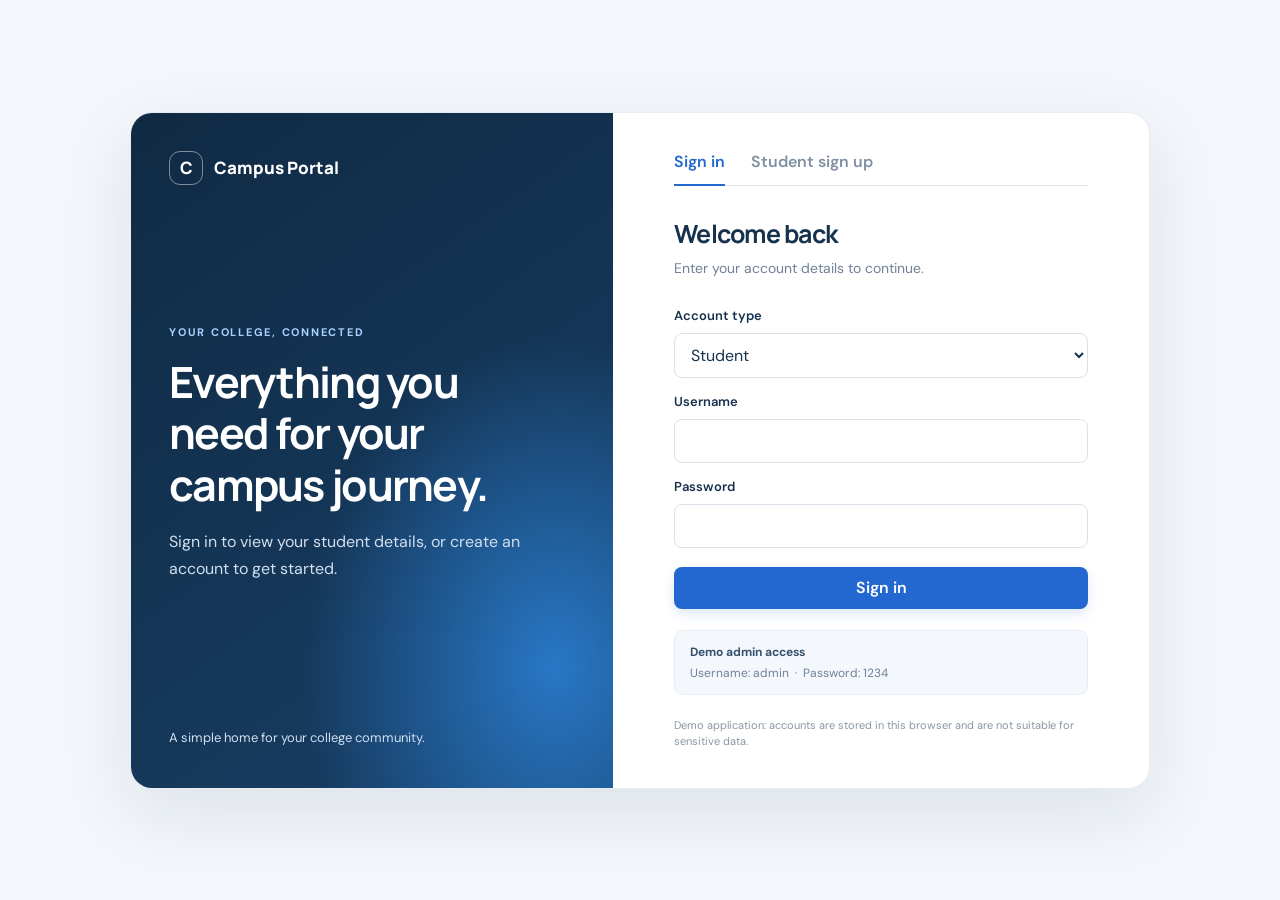
<file: index.html>
<!doctype html>
<html lang="en">
<head>
  <meta charset="utf-8">
  <meta name="viewport" content="width=device-width, initial-scale=1">
  <meta name="theme-color" content="#102a43">
  <title>Campus Portal | Sign in</title>
  <link rel="stylesheet" href="styles.css">
</head>
<body class="auth-page">
  <main class="auth-layout">
    <section class="welcome-panel">
      <a class="brand" href="index.html" aria-label="Campus Portal home"><span class="brand-mark">C</span> Campus Portal</a>
      <div class="welcome-copy">
        <p class="eyebrow">YOUR COLLEGE, CONNECTED</p>
        <h1>Everything you need for your campus journey.</h1>
        <p>Sign in to view your student details, or create an account to get started.</p>
      </div>
      <p class="welcome-foot">A simple home for your college community.</p>
    </section>

    <section class="auth-card" aria-label="Account access">
      <div class="auth-tabs" role="tablist" aria-label="Choose an account action">
        <button class="tab-button is-active" id="login-tab" type="button" role="tab" aria-selected="true" aria-controls="login-panel">Sign in</button>
        <button class="tab-button" id="signup-tab" type="button" role="tab" aria-selected="false" aria-controls="signup-panel">Student sign up</button>
      </div>

      <div id="login-panel" role="tabpanel" aria-labelledby="login-tab">
        <h2>Welcome back</h2>
        <p class="muted">Enter your account details to continue.</p>
        <form id="login-form">
          <label for="login-role">Account type</label>
          <select id="login-role" name="role">
            <option value="Student">Student</option>
            <option value="Admin">Administrator</option>
          </select>
          <label for="login-username">Username</label>
          <input id="login-username" name="username" type="text" autocomplete="username" required>
          <label for="login-password">Password</label>
          <input id="login-password" name="password" type="password" autocomplete="current-password" required>
          <p class="form-error" id="login-error" role="alert" hidden></p>
          <button class="button button-primary button-wide" type="submit">Sign in</button>
        </form>
        <div class="demo-note"><strong>Demo admin access</strong><span>Username: admin &nbsp;·&nbsp; Password: 1234</span></div>
      </div>

      <div id="signup-panel" role="tabpanel" aria-labelledby="signup-tab" hidden>
        <h2>Create your student account</h2>
        <p class="muted">Enter your college details to register.</p>
        <form id="signup-form">
          <label for="signup-name">Student name</label>
          <input id="signup-name" name="name" type="text" autocomplete="name" required maxlength="80">
          <label for="signup-id">Student ID</label>
          <input id="signup-id" name="studentId" type="text" required maxlength="30">
          <div class="form-row">
            <div>
              <label for="signup-year">Year</label>
              <select id="signup-year" name="year" required>
                <option value="">Select year</option>
                <option>1st Year</option>
                <option>2nd Year</option>
                <option>3rd Year</option>
                <option>4th Year</option>
                <option>Other</option>
              </select>
            </div>
            <div>
              <label for="signup-course">Course</label>
              <input id="signup-course" name="course" type="text" required maxlength="80" placeholder="e.g. Computer Science">
            </div>
          </div>
          <label for="signup-username">Choose a username</label>
          <input id="signup-username" name="username" type="text" autocomplete="username" required minlength="3" maxlength="30">
          <label for="signup-password">Choose a password</label>
          <input id="signup-password" name="password" type="password" autocomplete="new-password" required minlength="6">
          <p class="form-error" id="signup-error" role="alert" hidden></p>
          <button class="button button-primary button-wide" type="submit">Create student account</button>
        </form>
      </div>
      <p class="security-note">Demo application: accounts are stored in this browser and are not suitable for sensitive data.</p>
    </section>
  </main>
  <script src="script.js"></script>
</body>
</html>
</file>
<file: styles.css>
@import url("https://fonts.googleapis.com/css2?family=DM+Sans:wght@400;500;600;700&family=Manrope:wght@500;600;700;800&display=swap");

:root {
  font-family: "DM Sans", "Segoe UI", sans-serif;
  color: #17324d;
  background: #f3f6fa;
  font-synthesis: none;
  text-rendering: optimizeLegibility;
  --navy: #102a43;
  --blue: #2367d1;
  --muted: #708198;
  --border: #e2e8f0;
}

* { box-sizing: border-box; }
body { min-width: 320px; min-height: 100vh; margin: 0; }
button, input, select { font: inherit; }
button { cursor: pointer; }

.auth-page { display: grid; place-items: center; padding: 42px 24px; }
.auth-layout {
  display: grid;
  grid-template-columns: minmax(320px, 0.9fr) minmax(400px, 1fr);
  width: min(1020px, 100%);
  min-height: 650px;
  overflow: hidden;
  background: white;
  border: 1px solid #e8edf4;
  border-radius: 22px;
  box-shadow: 0 24px 70px #18375418;
}
.welcome-panel {
  display: flex;
  flex-direction: column;
  justify-content: space-between;
  padding: 38px;
  color: white;
  background: radial-gradient(ellipse at 88% 82%, #2877c5 0, transparent 42%), linear-gradient(145deg, #102a43, #183f66);
}
.brand { display: inline-flex; align-items: center; gap: 11px; color: white; text-decoration: none; font-family: Manrope, sans-serif; font-size: 17px; font-weight: 800; }
.brand-mark { display: grid; width: 34px; height: 34px; place-items: center; border: 1px solid #ffffff75; border-radius: 11px; }
.welcome-copy { max-width: 380px; padding: 42px 0; }
.eyebrow { color: #a9d0ff; font-size: 11px; font-weight: 700; letter-spacing: .16em; }
.welcome-copy h1 { margin: 17px 0; font-family: Manrope, sans-serif; font-size: clamp(30px, 4vw, 43px); line-height: 1.2; letter-spacing: -.04em; }
.welcome-copy p:last-child, .welcome-foot { color: #d1dfef; line-height: 1.7; }
.welcome-foot { margin: 0; font-size: 13px; }
.auth-card { align-self: center; width: 100%; max-width: 510px; padding: 38px 48px; justify-self: center; }
.auth-tabs { display: flex; gap: 26px; margin-bottom: 30px; border-bottom: 1px solid var(--border); }
.tab-button { position: relative; padding: 0 0 13px; color: #8090a3; background: none; border: 0; font-weight: 600; }
.tab-button.is-active { color: var(--blue); }
.tab-button.is-active::after { position: absolute; right: 0; bottom: -1px; left: 0; height: 2px; background: var(--blue); content: ""; }
h2 { margin: 0; font-family: Manrope, sans-serif; font-size: 25px; letter-spacing: -.03em; }
.muted { margin: 8px 0 24px; color: var(--muted); font-size: 14px; }
form { display: grid; gap: 9px; }
label { margin-top: 6px; font-size: 13px; font-weight: 600; }
input, select { width: 100%; min-height: 44px; padding: 10px 12px; color: #17324d; background: #fff; border: 1px solid #d9e1eb; border-radius: 8px; outline: none; }
input:focus, select:focus { border-color: #5b91e2; box-shadow: 0 0 0 3px #2367d11a; }
.form-row { display: grid; grid-template-columns: 1fr 1fr; gap: 12px; }
.form-row > div { display: grid; gap: 9px; }
.button { display: inline-flex; align-items: center; justify-content: center; min-height: 42px; padding: 10px 16px; border: 0; border-radius: 8px; font-weight: 600; text-decoration: none; }
.button-primary { color: white; background: var(--blue); box-shadow: 0 5px 12px #2367d126; }
.button-primary:hover { background: #1958ba; }
.button-wide { width: 100%; margin-top: 10px; }
.button-secondary { color: #254666; background: #eef3f8; }
.button-danger { color: #a52d36; background: #fff0f0; }
.demo-note { display: grid; gap: 5px; margin-top: 21px; padding: 13px 15px; color: #36516d; background: #f4f8fd; border: 1px solid #e5edf7; border-radius: 9px; font-size: 12px; }
.demo-note span { color: var(--muted); }
.security-note { margin: 22px 0 0; color: #8996a6; font-size: 11px; line-height: 1.5; }
.form-error { margin: 3px 0; color: #b4232e; font-size: 13px; }

.dashboard-page { background: #f4f7fb; }
.topbar { display: flex; align-items: center; justify-content: space-between; min-height: 72px; padding: 0 max(28px, calc((100% - 1100px) / 2)); background: white; border-bottom: 1px solid var(--border); }
.topbar .brand { color: var(--navy); }
.topbar-right { display: flex; align-items: center; gap: 16px; }
.user-chip { padding: 8px 12px; color: #51657b; background: #f3f6fa; border-radius: 99px; font-size: 13px; }
.dashboard { width: min(1100px, calc(100% - 48px)); margin: 48px auto; }
.page-heading { display: flex; align-items: end; justify-content: space-between; gap: 20px; margin-bottom: 28px; }
.page-heading h1 { margin: 0; font-family: Manrope, sans-serif; font-size: clamp(27px, 4vw, 36px); letter-spacing: -.04em; }
.page-heading p { margin: 7px 0 0; color: var(--muted); }
.stat-card, .panel { padding: 24px; background: white; border: 1px solid #e8edf4; border-radius: 14px; box-shadow: 0 8px 25px #18375408; }
.stat-card { display: inline-grid; min-width: 190px; gap: 8px; margin-bottom: 24px; }
.stat-card span { color: var(--muted); font-size: 13px; }
.stat-card strong { font-family: Manrope, sans-serif; font-size: 30px; }
.panel h2 { margin-bottom: 17px; font-size: 19px; }
.table-wrap { overflow-x: auto; }
table { width: 100%; border-collapse: collapse; text-align: left; }
th, td { padding: 14px 12px; border-bottom: 1px solid #edf1f5; font-size: 13px; }
th { color: #74849a; font-size: 11px; letter-spacing: .06em; text-transform: uppercase; }
tbody tr:last-child td { border-bottom: 0; }
.student-card { margin-top: 14px; }
.details-grid { display: grid; grid-template-columns: repeat(2, minmax(0, 1fr)); gap: 0 22px; }
.detail { padding: 17px 0; border-bottom: 1px solid #edf1f5; }
.detail span { display: block; margin-bottom: 6px; color: var(--muted); font-size: 12px; }
.detail strong { overflow-wrap: anywhere; font-size: 15px; }
.empty-state { padding: 24px; color: var(--muted); text-align: center; }
.inline-error { margin: 0; color: #b4232e; font-size: 13px; }

@media (max-width: 760px) {
  .auth-page { padding: 0; background: white; }
  .auth-layout { display: block; min-height: 100vh; border: 0; border-radius: 0; box-shadow: none; }
  .welcome-panel { min-height: 245px; padding: 25px 26px; }
  .welcome-copy { padding: 30px 0 15px; }
  .welcome-copy h1 { max-width: 500px; font-size: 29px; }
  .welcome-copy p:last-child, .welcome-foot { display: none; }
  .auth-card { max-width: 560px; padding: 30px 26px; }
}
@media (max-width: 480px) {
  .topbar { min-height: 64px; padding: 0 16px; }
  .topbar-right { gap: 8px; }
  .user-chip { display: none; }
  .dashboard { width: calc(100% - 32px); margin: 30px auto; }
  .page-heading { align-items: start; flex-direction: column; }
  .details-grid, .form-row { grid-template-columns: 1fr; }
  .stat-card { width: 100%; }
  th, td { padding: 12px 9px; }
}
</file>
